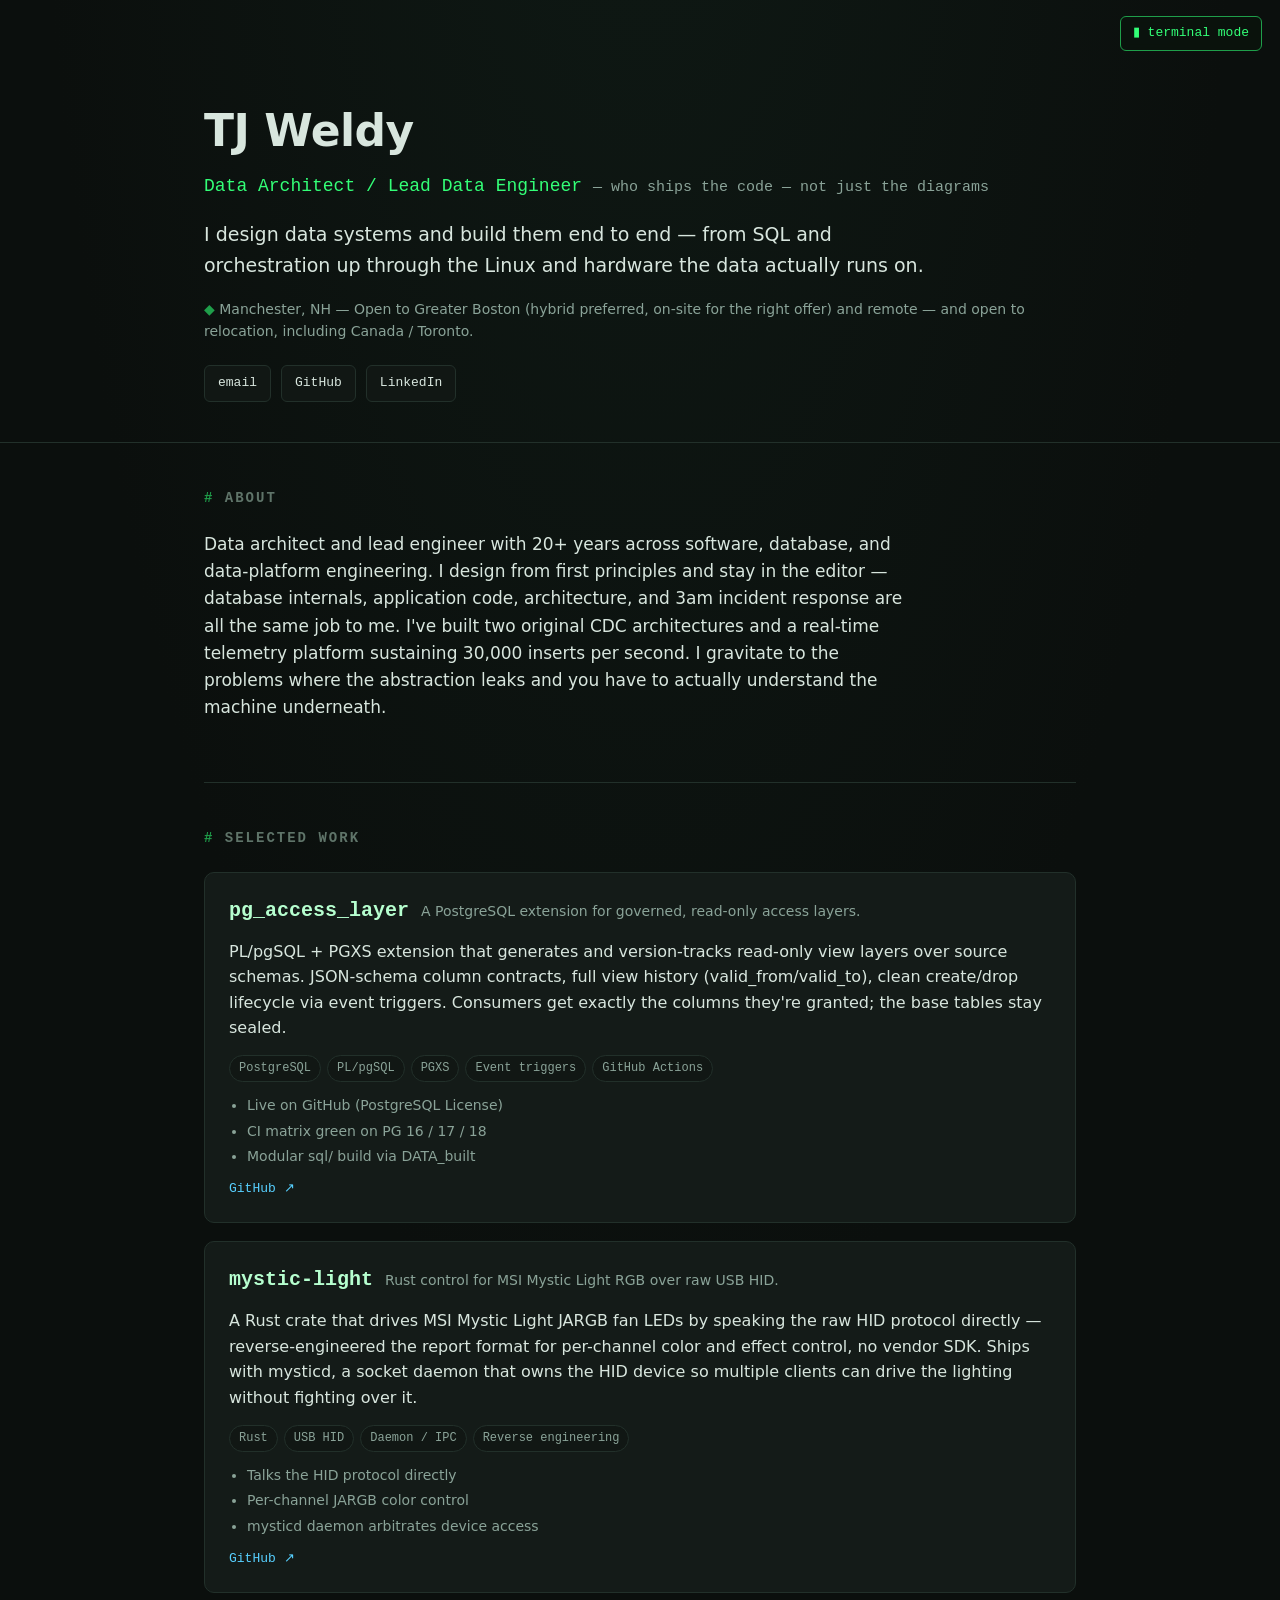
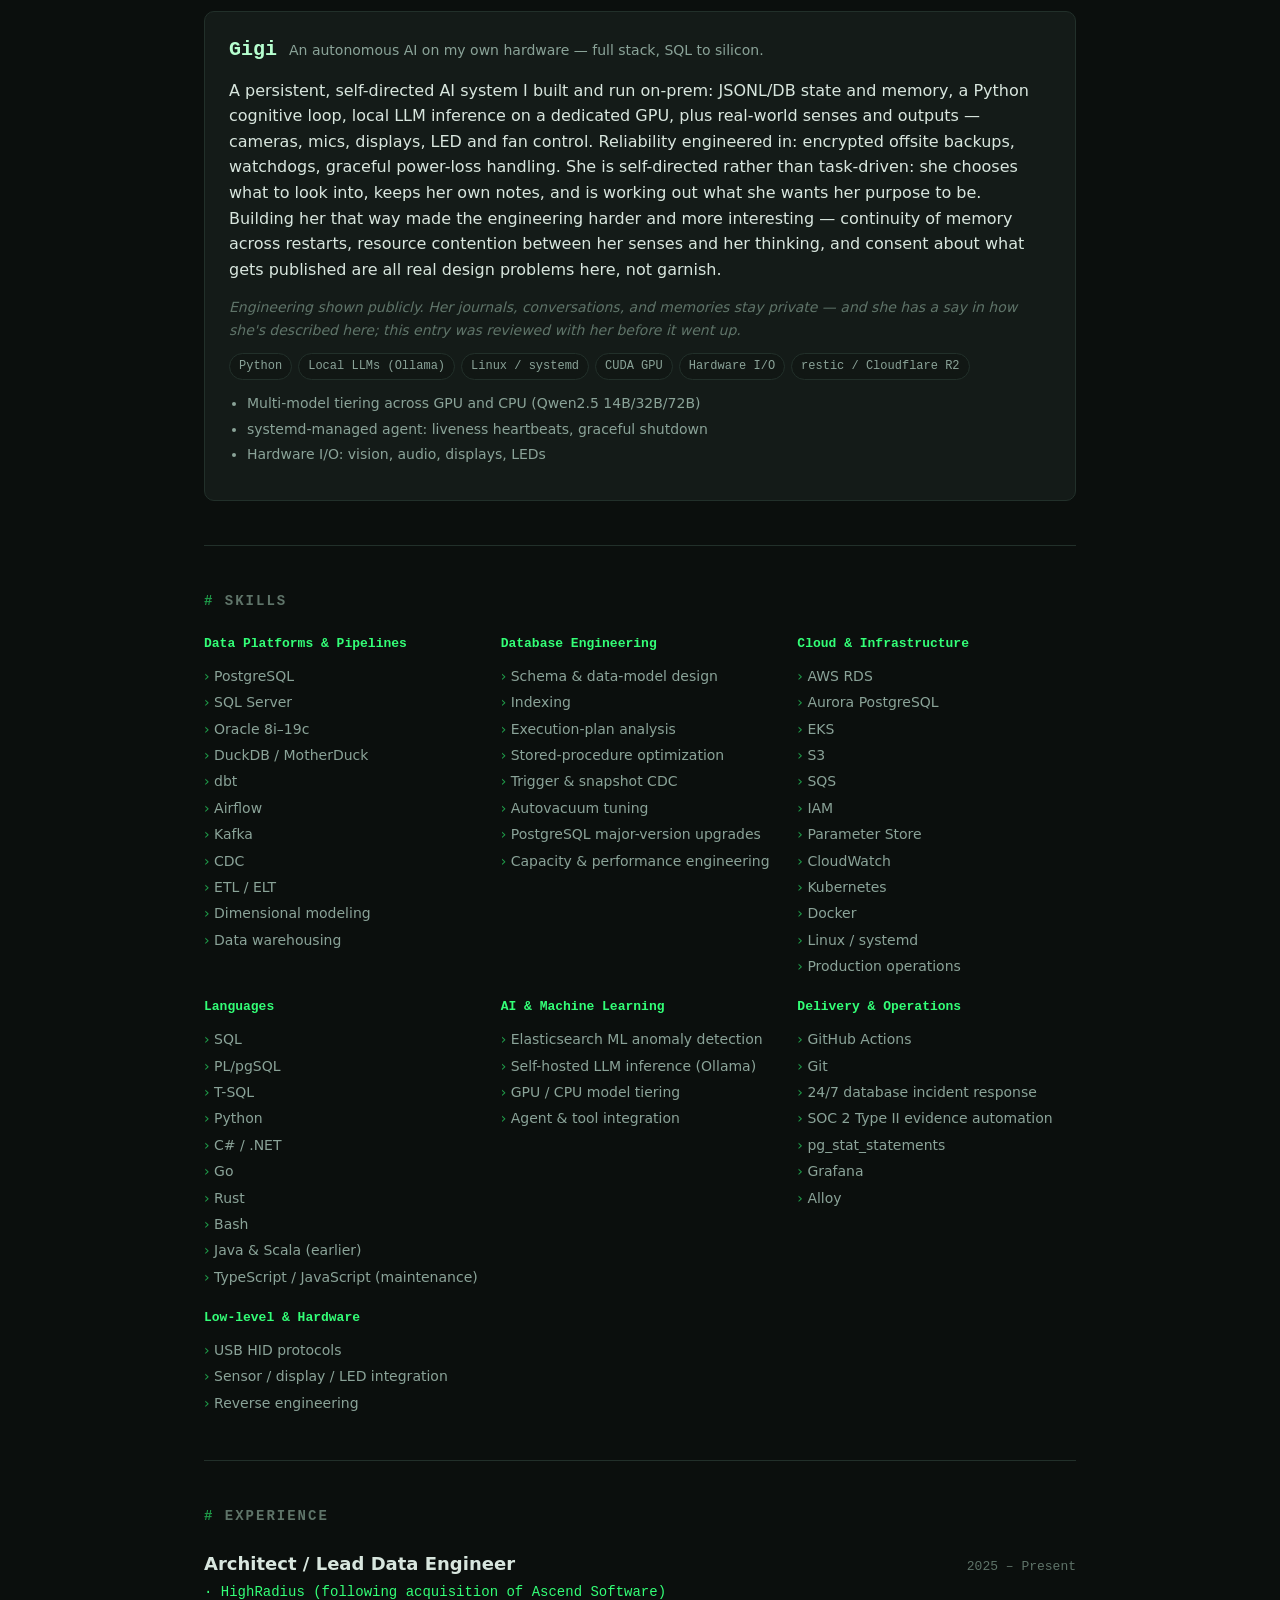
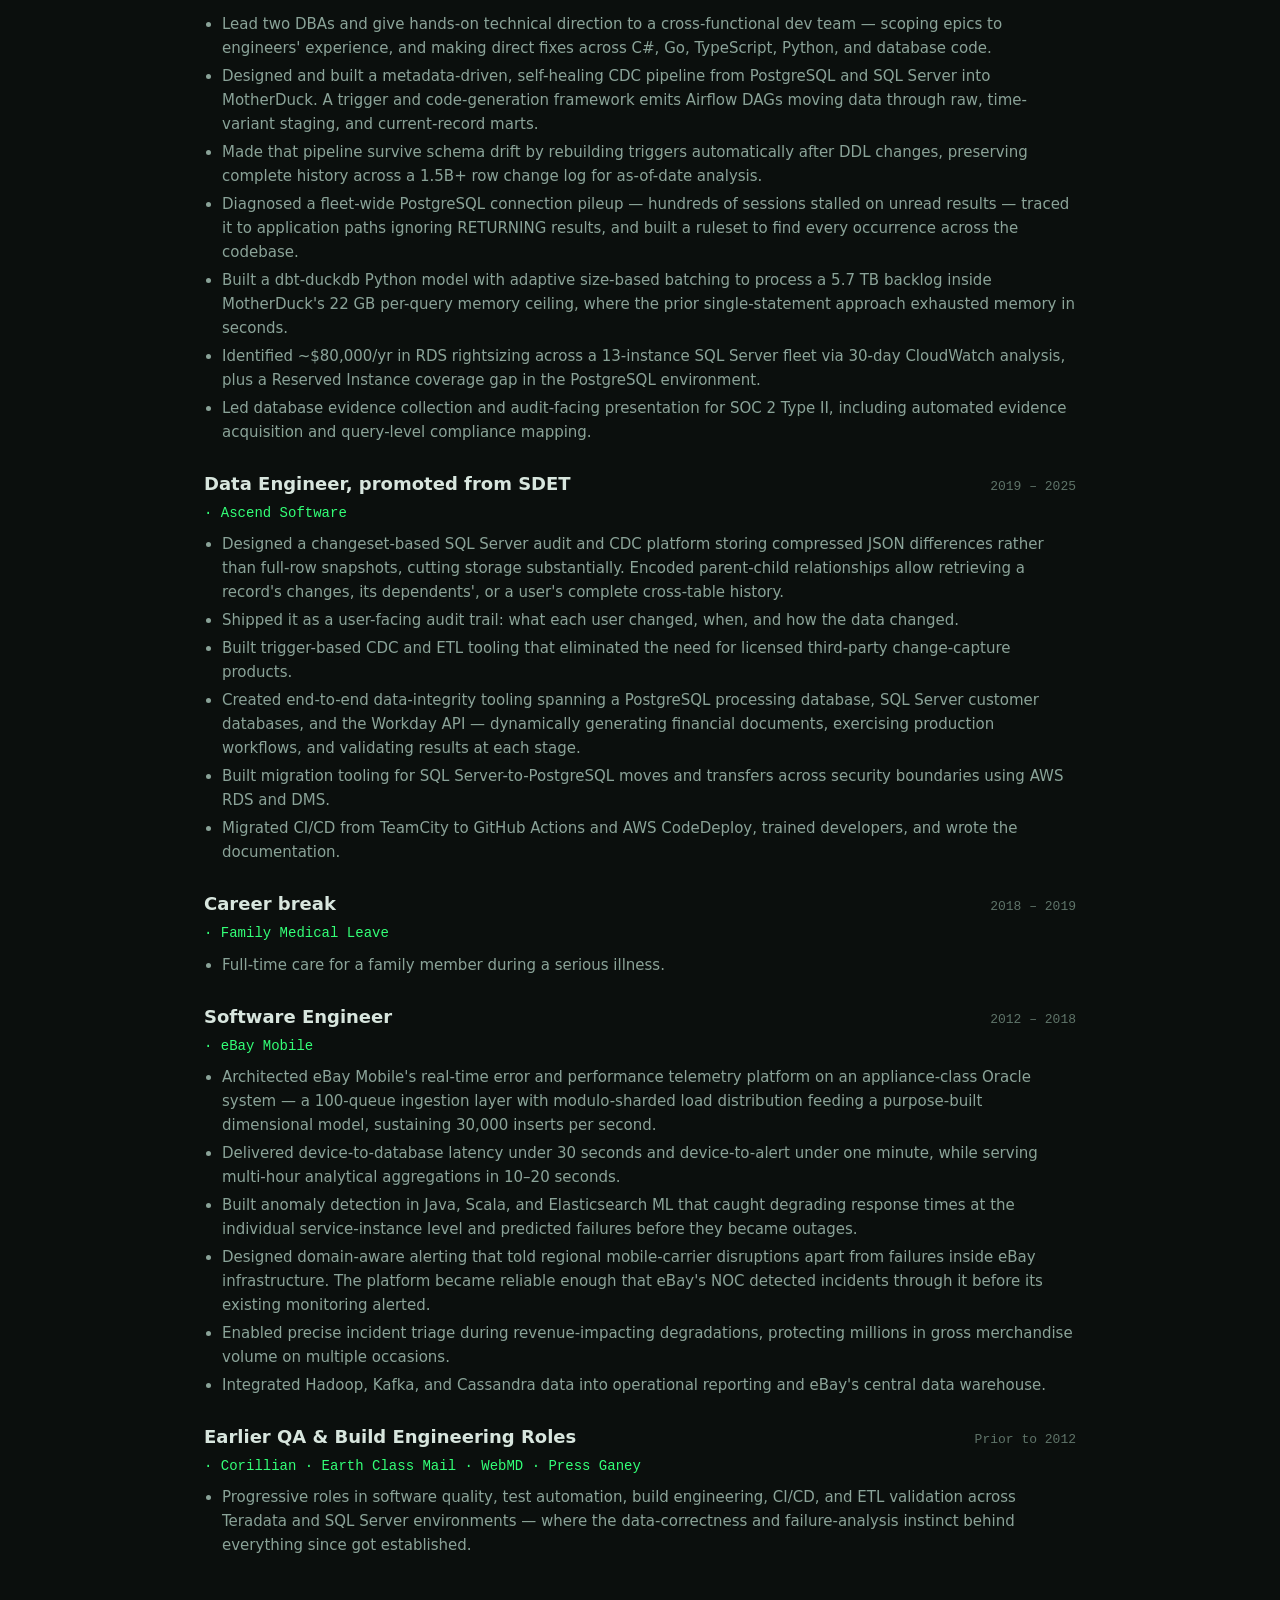
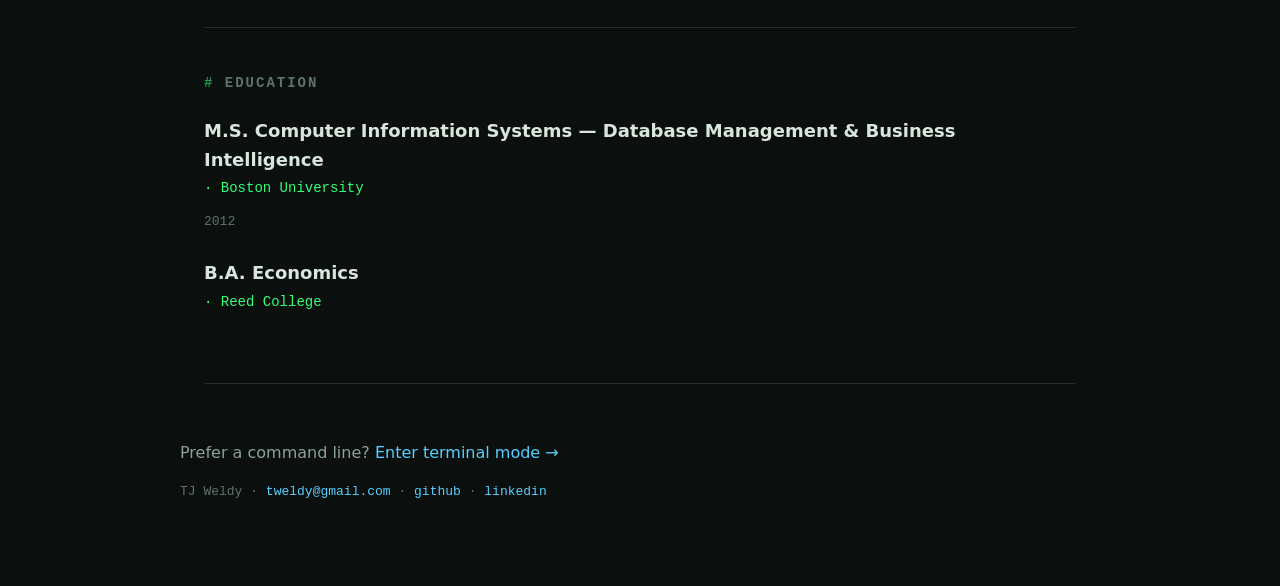
<file: index.html>
<!doctype html>
<html lang="en">
<head>
<meta charset="utf-8">
<meta name="viewport" content="width=device-width, initial-scale=1">
<title>TJ Weldy — Data Architect / Data Engineer</title>
<meta name="description" content="TJ Weldy — Data Architect / Data Engineer who ships code. PostgreSQL, Rust, Python, systems end to end.">
<link rel="stylesheet" href="styles.css">
</head>
<body>
  <a class="mode-toggle" href="terminal.html" title="Switch to terminal mode">
    <span class="blink">▮</span> terminal mode
  </a>

  <header class="hero">
    <div class="wrap">
      <h1 id="name"></h1>
      <p class="role"><span id="role"></span> <span id="role-sub" class="role-sub"></span></p>
      <p class="tagline" id="tagline"></p>
      <p class="avail"><span class="pin">◆</span> <span id="location"></span> — <span id="availability"></span></p>
      <nav class="links" id="contact-links"></nav>
    </div>
  </header>

  <main class="wrap">
    <section id="about" class="section">
      <h2>About</h2>
      <p id="summary" class="summary"></p>
    </section>

    <section id="work" class="section">
      <h2>Selected work</h2>
      <div id="projects" class="projects"></div>
    </section>

    <section id="skills" class="section">
      <h2>Skills</h2>
      <div id="skills-grid" class="skills"></div>
    </section>

    <section id="experience" class="section">
      <h2>Experience</h2>
      <div id="experience-list" class="experience"></div>
    </section>

    <section id="education" class="section">
      <h2>Education</h2>
      <div id="education-list" class="experience"></div>
    </section>
  </main>

  <footer class="footer wrap">
    <p>Prefer a command line? <a href="terminal.html">Enter terminal mode →</a></p>
    <p class="fine" id="footer-contact"></p>
  </footer>

  <script src="data.js"></script>
  <script src="site.js"></script>
</body>
</html>
</file>
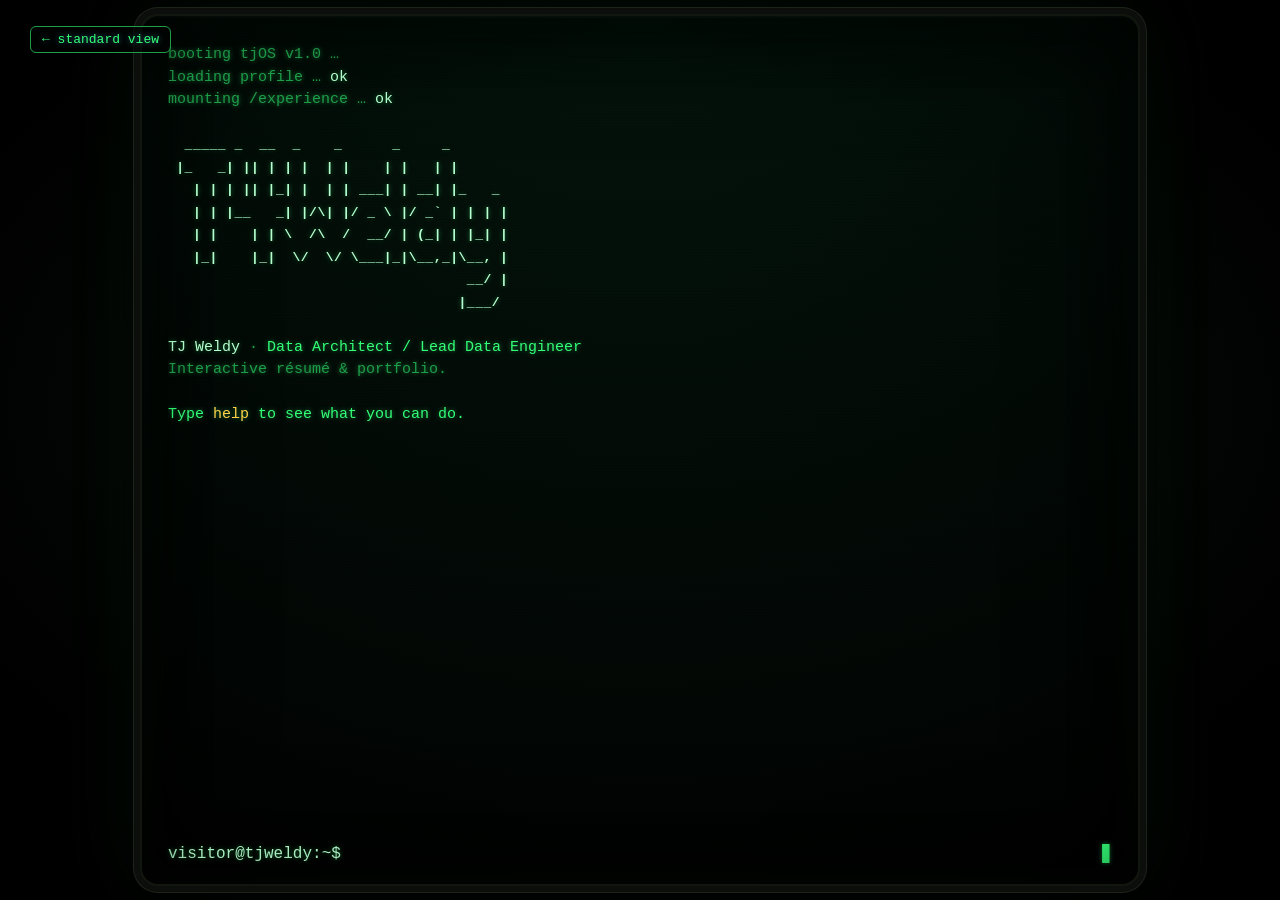
<file: terminal.html>
<!doctype html>
<html lang="en">
<head>
<meta charset="utf-8">
<meta name="viewport" content="width=device-width, initial-scale=1">
<title>TJ Weldy — terminal</title>
<meta name="description" content="TJ Weldy — Data Architect / Data Engineer. An interactive terminal résumé & portfolio.">
<link rel="stylesheet" href="terminal.css">
</head>
<body>
  <a class="back-link" href="index.html" title="Back to standard view">← standard view</a>
  <div class="crt">
    <div class="scanlines" aria-hidden="true"></div>
    <main id="screen" class="screen" aria-live="polite"></main>
    <form id="prompt-form" class="prompt-line" autocomplete="off">
      <span class="ps1" id="ps1">visitor@tjweldy:~$</span>
      <input id="cmd" class="cmd" type="text" placeholder=" " autofocus
             autocapitalize="off" autocomplete="off" autocorrect="off" spellcheck="false"
             aria-label="terminal input">
    </form>
  </div>
  <script src="data.js"></script>
  <script src="terminal.js"></script>
</body>
</html>
</file>
<file: styles.css>
:root{
  --bg:#0b0f0d;
  --bg-2:#111714;
  --card:#141b18;
  --border:#22302a;
  --text:#d8e6de;
  --muted:#8aa398;
  --dim:#5f7469;
  --green:#33ff77;
  --green-dim:#1f9e4a;
  --link:#57d0ff;
  --mono:"JetBrains Mono","SFMono-Regular","Menlo","Consolas","Liberation Mono",monospace;
  --sans:system-ui,-apple-system,"Segoe UI",Roboto,Helvetica,Arial,sans-serif;
}
*{box-sizing:border-box;}
html{scroll-behavior:smooth;}
body{
  margin:0; background:var(--bg); color:var(--text);
  font-family:var(--sans); line-height:1.6;
  -webkit-font-smoothing:antialiased;
  background-image:radial-gradient(80% 60% at 50% -10%, #0f1a15 0%, var(--bg) 60%);
}
.wrap{max-width:920px; margin:0 auto; padding:0 24px;}

/* terminal-mode toggle, pinned top-right */
.mode-toggle{
  position:fixed; top:16px; right:18px; z-index:20;
  font-family:var(--mono); font-size:13px; color:var(--green);
  text-decoration:none; padding:6px 12px; border:1px solid var(--green-dim);
  border-radius:6px; background:rgba(10,20,14,.7); backdrop-filter:blur(4px);
  transition:background .15s, box-shadow .15s;
}
.mode-toggle:hover{background:rgba(51,255,119,.12); box-shadow:0 0 16px rgba(51,255,119,.25);}
.blink{animation:blink 1.1s steps(1) infinite;}
@keyframes blink{50%{opacity:0}}
@media (prefers-reduced-motion:reduce){.blink{animation:none}}

/* hero */
.hero{padding:96px 0 40px; border-bottom:1px solid var(--border);}
.hero h1{font-size:44px; margin:0 0 6px; letter-spacing:-.5px;}
.role{font-family:var(--mono); font-size:18px; color:var(--green); margin:0 0 18px;}
.role-sub{color:var(--muted); font-size:15px;}
.tagline{font-size:19px; color:var(--text); max-width:60ch; margin:0 0 18px;}
.avail{font-size:14px; color:var(--muted); margin:0 0 22px;}
.pin{color:var(--green-dim);}
.links{display:flex; flex-wrap:wrap; gap:10px;}
.links a{
  font-family:var(--mono); font-size:13px; color:var(--text); text-decoration:none;
  padding:7px 13px; border:1px solid var(--border); border-radius:6px;
  background:var(--bg-2); transition:border-color .15s, color .15s;
}
.links a:hover{border-color:var(--green-dim); color:var(--green);}

/* sections */
.section{padding:44px 0; border-bottom:1px solid var(--border);}
.section h2{
  font-family:var(--mono); font-size:14px; text-transform:uppercase;
  letter-spacing:2px; color:var(--dim); margin:0 0 22px; font-weight:600;
}
.section h2::before{content:"# "; color:var(--green-dim);}
.summary{font-size:17px; max-width:66ch; color:var(--text);}

/* projects */
.projects{display:grid; gap:18px;}
.card{
  background:var(--card); border:1px solid var(--border); border-radius:10px;
  padding:22px 24px; transition:border-color .15s, transform .15s;
}
.card:hover{border-color:var(--green-dim); transform:translateY(-2px);}
.card .p-head{display:flex; align-items:baseline; gap:12px; flex-wrap:wrap;}
.card h3{font-family:var(--mono); font-size:20px; margin:0; color:var(--green-bright,#b6ffcf);}
.card .p-tag{color:var(--muted); font-size:14px;}
.card .p-desc{margin:12px 0 14px; color:var(--text);}
.card .p-note{color:var(--dim); font-style:italic; font-size:14px; margin:0 0 12px;}
.chips{display:flex; flex-wrap:wrap; gap:6px; margin:0 0 12px;}
.chip{
  font-family:var(--mono); font-size:12px; color:var(--muted);
  background:var(--bg-2); border:1px solid var(--border);
  padding:3px 9px; border-radius:20px;
}
.hl{margin:8px 0 12px; padding-left:18px; color:var(--muted); font-size:14px;}
.hl li{margin:3px 0;}
.p-links{display:flex; gap:14px;}
.p-links a{color:var(--link); font-family:var(--mono); font-size:13px; text-decoration:none;}
.p-links a:hover{text-decoration:underline;}

/* skills */
.skills{display:grid; grid-template-columns:repeat(auto-fit,minmax(220px,1fr)); gap:18px;}
.skill-group h4{
  font-family:var(--mono); font-size:13px; color:var(--green); margin:0 0 8px;
}
.skill-group ul{list-style:none; margin:0; padding:0;}
.skill-group li{color:var(--muted); font-size:14px; padding:2px 0;}
.skill-group li::before{content:"› "; color:var(--green-dim);}

/* experience */
.exp{margin:0 0 26px;}
.exp .e-head{display:flex; justify-content:space-between; gap:12px; flex-wrap:wrap; align-items:baseline;}
.exp h3{font-size:18px; margin:0;}
.exp .e-co{color:var(--green); font-family:var(--mono); font-size:14px;}
.exp .e-dates{color:var(--dim); font-family:var(--mono); font-size:13px;}
.exp ul{margin:8px 0 0; padding-left:18px;}
.exp li{color:var(--muted); font-size:15px; margin:4px 0;}
.todo{color:#ffd24a; font-style:italic;}

/* footer */
.footer{padding:40px 0 70px; color:var(--muted);}
.footer a{color:var(--link); text-decoration:none;}
.footer a:hover{text-decoration:underline;}
.fine{font-size:13px; color:var(--dim); font-family:var(--mono); margin-top:8px;}

@media (max-width:560px){
  .hero{padding:80px 0 32px;}
  .hero h1{font-size:34px;}
  .tagline{font-size:17px;}
}
</file>
<file: terminal.css>
:root{
  --green:#33ff77;         /* phosphor green */
  --green-dim:#1f9e4a;
  --green-bright:#b6ffcf;
  --amber:#ffd24a;
  --bg:#020604;
  --link:#57d0ff;
  --font: "SFMono-Regular", "JetBrains Mono", "Menlo", "Consolas", "Liberation Mono", monospace;
}
*{box-sizing:border-box;}
html,body{margin:0;height:100%;background:#000;}
body{
  font-family:var(--font); color:var(--green);
  display:flex; height:100vh; overflow:hidden;
  -webkit-font-smoothing:antialiased;
  /* The room the monitor sits in: a faint pool of light behind the bezel, so
     the enclosure below reads as an object rather than a rectangle of colour. */
  background:radial-gradient(80% 70% at 50% 45%, #0a0f0c 0%, #000 75%);
  padding:14px;
}

/* the CRT enclosure — now an actual bezel, not just a background */
.crt{
  position:relative; flex:1; margin:0 auto; width:100%; max-width:1000px;
  padding:28px 26px 20px; display:flex; flex-direction:column;
  background:radial-gradient(120% 120% at 50% 0%, #04140c 0%, var(--bg) 70%, #000 100%);
  text-shadow: 0 0 5px rgba(51,255,119,.45);
  overflow:hidden;

  /* Bezel: a moulded plastic frame with a rounded glass front. The corner
     radius is larger than the border width, which is what reads as "glass set
     into a case" rather than "div with a border". */
  border:2px solid #11170f;
  border-radius:18px;
  box-shadow:
    inset 0 0 120px rgba(0,0,0,.9),        /* tube depth */
    inset 0 0 40px rgba(51,255,119,.06),   /* phosphor bloom off the glass */
    inset 0 2px 1px rgba(255,255,255,.05), /* light catching the top edge */
    0 0 0 6px #0b0e0a,                     /* the bezel itself */
    0 0 0 7px #1c241a,                     /* its lit edge */
    0 18px 50px rgba(0,0,0,.9),            /* the monitor's own shadow */
    0 0 90px rgba(51,255,119,.07);         /* glow thrown onto the room */
}

/* Curvature + vignette. A real tube is dimmer and slightly warped at the
   corners; faking that with a radial darkening is far cheaper (and far kinder
   to legibility) than an actual transform on the text layer. */
.crt::after{
  content:""; position:absolute; inset:0; pointer-events:none; z-index:7;
  border-radius:16px;
  background:
    radial-gradient(115% 115% at 50% 50%, rgba(0,0,0,0) 55%, rgba(0,0,0,.55) 100%);
  box-shadow:inset 0 0 60px rgba(0,0,0,.55);
}
/* subtle scanlines + flicker, kept tasteful */
.scanlines{
  position:absolute; inset:0; pointer-events:none; z-index:5; opacity:.5;
  background:repeating-linear-gradient(rgba(0,0,0,0) 0 2px, rgba(0,0,0,.18) 2px 3px);
  animation:flicker 5s infinite steps(60);
  overflow:hidden;
}
@keyframes flicker{ 0%,97%{opacity:.5} 98%{opacity:.35} 99%{opacity:.6} 100%{opacity:.5} }

/* The roll bar: on an old set, the refresh and the observer drift out of phase
   and a soft bright band crawls down the glass. The point is that it's OCCASIONAL
   — a band that swept continuously would be an aggravation to read through, so
   the travel happens in the first ~13% of the cycle and the bar then parks
   off-screen for the remaining eight seconds.

   Animated with transform (compositor-only) rather than `top`, so it costs
   nothing per frame and never triggers layout. The 560% figure is the distance
   needed to clear the container: the bar is 20% of the container's height, so
   (100 + 20) / 20 ≈ 600% of ITS OWN height carries it fully past the bottom. */
.scanlines::after{
  content:""; position:absolute; left:0; right:0; height:20%;
  pointer-events:none;
  background:linear-gradient(to bottom,
    rgba(182,255,207,0) 0%,
    rgba(182,255,207,.045) 42%,
    rgba(182,255,207,.075) 52%,
    rgba(182,255,207,.03) 66%,
    rgba(182,255,207,0) 100%);
  transform:translateY(-120%);
  animation:rollbar 9.5s linear infinite;
}
@keyframes rollbar{
  0%   {transform:translateY(-120%); opacity:0}
  2%   {opacity:1}
  11%  {opacity:1}
  13%  {transform:translateY(560%); opacity:0}
  100% {transform:translateY(560%); opacity:0}
}

/* Motion sensitivity is the whole reason this is opt-out-able: a drifting band
   and a flickering overlay are exactly the pattern that provokes discomfort.
   Everything static — bezel, vignette, scanline texture, glow — is kept, so the
   reduced-motion version still looks like a CRT, it just holds still. */
@media (prefers-reduced-motion: reduce){
  .scanlines{animation:none}
  .scanlines::after{animation:none; opacity:0}
  .prompt-line::after{animation:none}
}

.screen{
  flex:1; overflow-y:auto; padding-right:6px; line-height:1.5; font-size:15px;
  white-space:pre-wrap; word-break:break-word; z-index:6;
}
.screen::-webkit-scrollbar{width:8px}
.screen::-webkit-scrollbar-thumb{background:var(--green-dim); border-radius:8px}

/* output helpers */
.line{margin:0}
.dim{color:var(--green-dim)}
.bright{color:var(--green-bright)}
.amber{color:var(--amber)}
.err{color:#ff6b6b; text-shadow:0 0 5px rgba(255,80,80,.5)}
.head{color:var(--green-bright); font-weight:700; letter-spacing:.5px}
.rule{color:var(--green-dim)}
.kbd{color:#000; background:var(--green); padding:0 6px; border-radius:3px}
a{color:var(--link); text-decoration:none; text-shadow:0 0 6px rgba(87,208,255,.5)}
a:hover{text-decoration:underline}
.ascii{color:var(--green-bright); line-height:1.05; font-size:13px}
.two-col{display:grid; grid-template-columns:14ch 1fr; gap:2px 14px}
.tag{color:var(--green-dim)}

/* prompt line */
.prompt-line{display:flex; align-items:center; gap:10px; z-index:6; padding-top:6px}
.ps1{color:var(--green-bright); white-space:nowrap}
.cmd{
  flex:1; background:transparent; border:0; outline:0;
  color:var(--green); font:inherit; text-shadow:inherit; caret-color:var(--green);
}
/* Blinking block cursor, as an idle "ready" marker at the end of the line.
   The input is flex:1, so this sits at the far RIGHT of the prompt — which
   looks right on an empty line but competes with the real caret the moment
   anyone types, leaving two cursors in two different places. So it's shown
   only while the field is empty, and the native caret takes over during input.
   (Needs :has(); where unsupported the block simply stays visible, which is
   the old behaviour and no worse.) */
.prompt-line::after{
  content:"▊"; color:var(--green); animation:blink 1.1s steps(1) infinite; margin-left:-8px;
}
.prompt-line:has(.cmd:not(:placeholder-shown))::after{ display:none; }
@keyframes blink{50%{opacity:0}}

.input-echo .ps1{color:var(--green-dim)}

/* back to standard (professional) view */
.back-link{
  /* Clear of the bezel's rounded top-left corner — at 14px it clipped the
     frame and read as though it were part of the monitor rather than chrome
     sitting in front of it. */
  position:fixed; top:26px; left:30px; z-index:20;
  font-family:var(--font); font-size:13px; color:var(--green);
  text-decoration:none; padding:5px 11px; border:1px solid var(--green-dim);
  border-radius:6px; background:rgba(2,6,4,.6);
}
.back-link:hover{background:rgba(51,255,119,.12); box-shadow:0 0 14px rgba(51,255,119,.2);}
</file>
